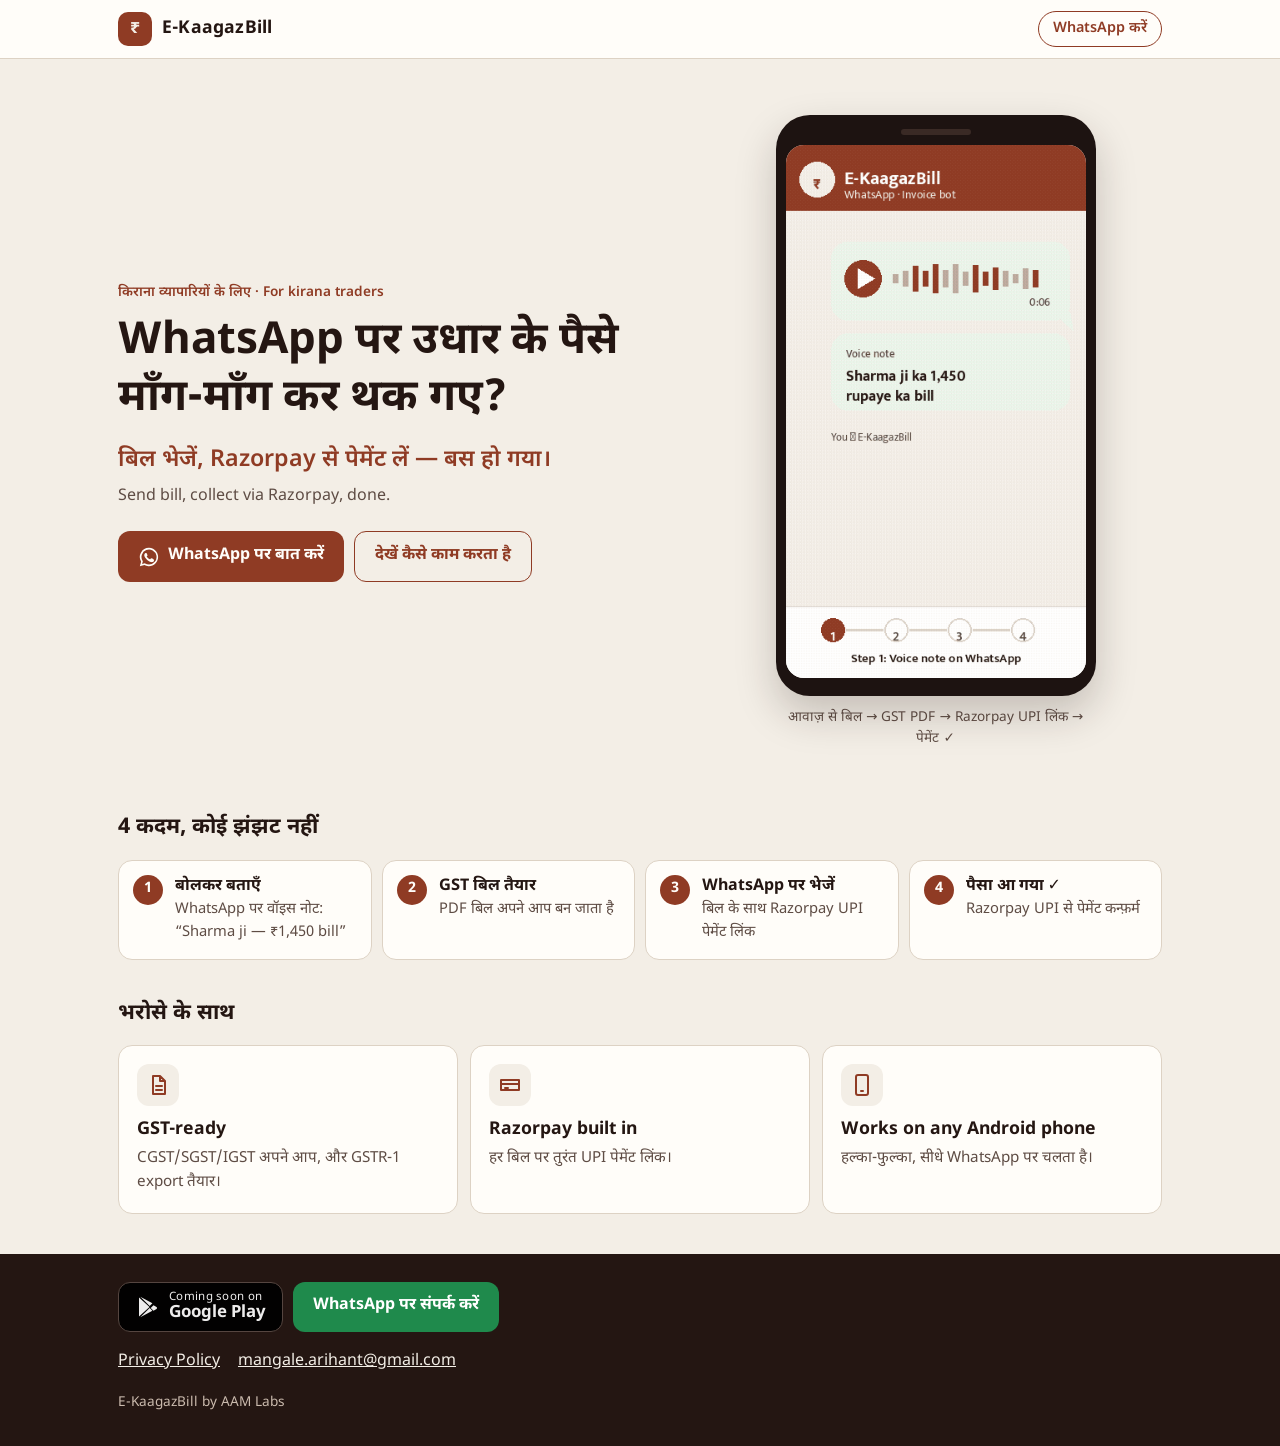
<file: index.html>
<!DOCTYPE html>
<html lang="hi">
<head>
  <meta charset="utf-8">
  <meta name="viewport" content="width=device-width, initial-scale=1">
  <title>E-KaagazBill — WhatsApp पर बिल भेजें, Razorpay से पेमेंट लें</title>
  <meta name="description" content="किराना व्यापारियों के लिए WhatsApp पर GST बिल और Razorpay UPI पेमेंट लिंक। Send bill, collect via Razorpay, done.">
  <meta name="theme-color" content="#8F3B24">
  <link rel="canonical" href="https://e-kaagazbill.in/">
  <meta property="og:title" content="E-KaagazBill — बिल भेजें, Razorpay से पेमेंट लें">
  <meta property="og:description" content="Send bill, collect via Razorpay, done. GST-ready bills over WhatsApp for kirana traders.">
  <meta property="og:url" content="https://e-kaagazbill.in/">
  <meta property="og:type" content="website">
  <link rel="preconnect" href="https://fonts.googleapis.com">
  <link rel="preconnect" href="https://fonts.gstatic.com" crossorigin>
  <link rel="stylesheet" href="https://fonts.googleapis.com/css2?family=Noto+Sans+Devanagari:wght@400;600;700&display=swap">
  <link rel="stylesheet" href="./styles.css">
</head>
<body>
  <header class="topbar">
    <div class="wrap topbar__inner">
      <a class="brand" href="./index.html" aria-label="E-KaagazBill home">
        <span class="brand__mark" aria-hidden="true">₹</span>
        <span class="brand__name">E-KaagazBill</span>
      </a>
      <a class="topbar__cta" href="https://wa.me/?text=Hi%20E-KaagazBill%2C%20I%20want%20to%20know%20more" target="_blank" rel="noopener">WhatsApp करें</a>
    </div>
  </header>

  <main>
    <section class="hero">
      <div class="wrap hero__grid">
        <div class="hero__copy">
          <p class="eyebrow">किराना व्यापारियों के लिए · For kirana traders</p>
          <h1 class="hero__title">WhatsApp पर उधार के पैसे माँग-माँग कर थक गए?</h1>
          <p class="hero__fix">बिल भेजें, Razorpay से पेमेंट लें — बस हो गया।</p>
          <p class="hero__en">Send bill, collect via Razorpay, done.</p>
          <div class="hero__actions">
            <a class="btn btn--primary" href="https://wa.me/?text=Hi%20E-KaagazBill%2C%20I%20want%20to%20know%20more" target="_blank" rel="noopener">
              <svg class="btn__icon" viewBox="0 0 24 24" aria-hidden="true"><path fill="currentColor" d="M12 2a10 10 0 0 0-8.6 15.1L2 22l5-1.3A10 10 0 1 0 12 2zm0 18.2a8.2 8.2 0 0 1-4.2-1.2l-.3-.2-3 .8.8-2.9-.2-.3A8.2 8.2 0 1 1 12 20.2zm4.5-6.1c-.2-.1-1.5-.7-1.7-.8s-.4-.1-.6.1-.6.8-.8 1-.3.2-.5.1a6.7 6.7 0 0 1-3.3-2.9c-.3-.4.3-.4.7-1.3.1-.2 0-.3 0-.4l-.8-1.8c-.2-.5-.4-.4-.6-.4h-.5a1 1 0 0 0-.7.3 3 3 0 0 0-.9 2.2 5.2 5.2 0 0 0 1.1 2.7 11.8 11.8 0 0 0 4.5 4c1.7.7 2.3.8 3.2.6.5-.1 1.5-.6 1.7-1.2s.2-1.1.2-1.2-.2-.2-.5-.3z"/></svg>
              WhatsApp पर बात करें
            </a>
            <a class="btn btn--ghost" href="#demo">देखें कैसे काम करता है</a>
          </div>
        </div>

        <figure class="phone" id="demo">
          <div class="phone__frame">
            <div class="phone__notch" aria-hidden="true"></div>
            <img class="phone__screen" src="./demo-flow.gif" width="320" height="560"
                 alt="Demo: 1) WhatsApp voice note 'Sharma ji — ₹1,450 bill', 2) GST-ready PDF bill generated, 3) sent on WhatsApp with Razorpay UPI link, 4) Paid ₹1,450 confirmed via Razorpay UPI">
          </div>
          <figcaption class="phone__caption">आवाज़ से बिल → GST PDF → Razorpay UPI लिंक → पेमेंट ✓</figcaption>
        </figure>
      </div>
    </section>

    <section class="steps" aria-labelledby="steps-title">
      <div class="wrap">
        <h2 id="steps-title" class="section-title">4 कदम, कोई झंझट नहीं</h2>
        <ol class="steps__list">
          <li><span class="steps__num">1</span><div><strong>बोलकर बताएँ</strong><span>WhatsApp पर वॉइस नोट: “Sharma ji — ₹1,450 bill”</span></div></li>
          <li><span class="steps__num">2</span><div><strong>GST बिल तैयार</strong><span>PDF बिल अपने आप बन जाता है</span></div></li>
          <li><span class="steps__num">3</span><div><strong>WhatsApp पर भेजें</strong><span>बिल के साथ Razorpay UPI पेमेंट लिंक</span></div></li>
          <li><span class="steps__num">4</span><div><strong>पैसा आ गया ✓</strong><span>Razorpay UPI से पेमेंट कन्फ़र्म</span></div></li>
        </ol>
      </div>
    </section>

    <section class="trust" aria-labelledby="trust-title">
      <div class="wrap">
        <h2 id="trust-title" class="section-title">भरोसे के साथ</h2>
        <ul class="trust__grid">
          <li class="card">
            <span class="card__icon" aria-hidden="true">
              <svg viewBox="0 0 24 24"><path fill="none" stroke="currentColor" stroke-width="2" stroke-linecap="round" stroke-linejoin="round" d="M7 3h7l5 5v13H7zM14 3v5h5M10 13h6M10 17h6"/></svg>
            </span>
            <h3>GST-ready</h3>
            <p>CGST/SGST/IGST अपने आप, और GSTR-1 export तैयार।</p>
          </li>
          <li class="card">
            <span class="card__icon" aria-hidden="true">
              <svg viewBox="0 0 24 24"><path fill="none" stroke="currentColor" stroke-width="2" stroke-linecap="round" stroke-linejoin="round" d="M3 7h18v10H3zM3 11h18M7 15h3"/></svg>
            </span>
            <h3>Razorpay built in</h3>
            <p>हर बिल पर तुरंत UPI पेमेंट लिंक।</p>
          </li>
          <li class="card">
            <span class="card__icon" aria-hidden="true">
              <svg viewBox="0 0 24 24"><path fill="none" stroke="currentColor" stroke-width="2" stroke-linecap="round" stroke-linejoin="round" d="M8 2h8a2 2 0 0 1 2 2v16a2 2 0 0 1-2 2H8a2 2 0 0 1-2-2V4a2 2 0 0 1 2-2zM11 18h2"/></svg>
            </span>
            <h3>Works on any Android phone</h3>
            <p>हल्का-फुल्का, सीधे WhatsApp पर चलता है।</p>
          </li>
        </ul>
      </div>
    </section>
  </main>

  <footer class="footer">
    <div class="wrap footer__inner">
      <div class="footer__actions">
        <span class="badge-play" role="img" aria-label="Coming soon on Google Play">
          <svg class="badge-play__icon" viewBox="0 0 24 24" aria-hidden="true"><path fill="currentColor" d="M4 2.5v19l10.5-9.5zM15.7 13.1l2.8 2.6 3-1.7c.7-.4.7-1.6 0-2l-3-1.7-2.8 2.8zM5.3 1.7l9.4 9.3 2.7-2.7zM5.3 22.3l12.1-6.6-2.7-2.7z"/></svg>
          <span><small>Coming soon on</small>Google Play</span>
        </span>
        <a class="btn btn--wa" href="https://wa.me/?text=Hi%20E-KaagazBill%2C%20I%20want%20to%20know%20more" target="_blank" rel="noopener">WhatsApp पर संपर्क करें</a>
      </div>
      <nav class="footer__links" aria-label="Footer">
        <a href="./privacy.html">Privacy Policy</a>
        <a href="mailto:mangale.arihant@gmail.com">mangale.arihant@gmail.com</a>
      </nav>
      <p class="footer__note">E-KaagazBill by AAM Labs</p>
    </div>
  </footer>
</body>
</html>
</file>
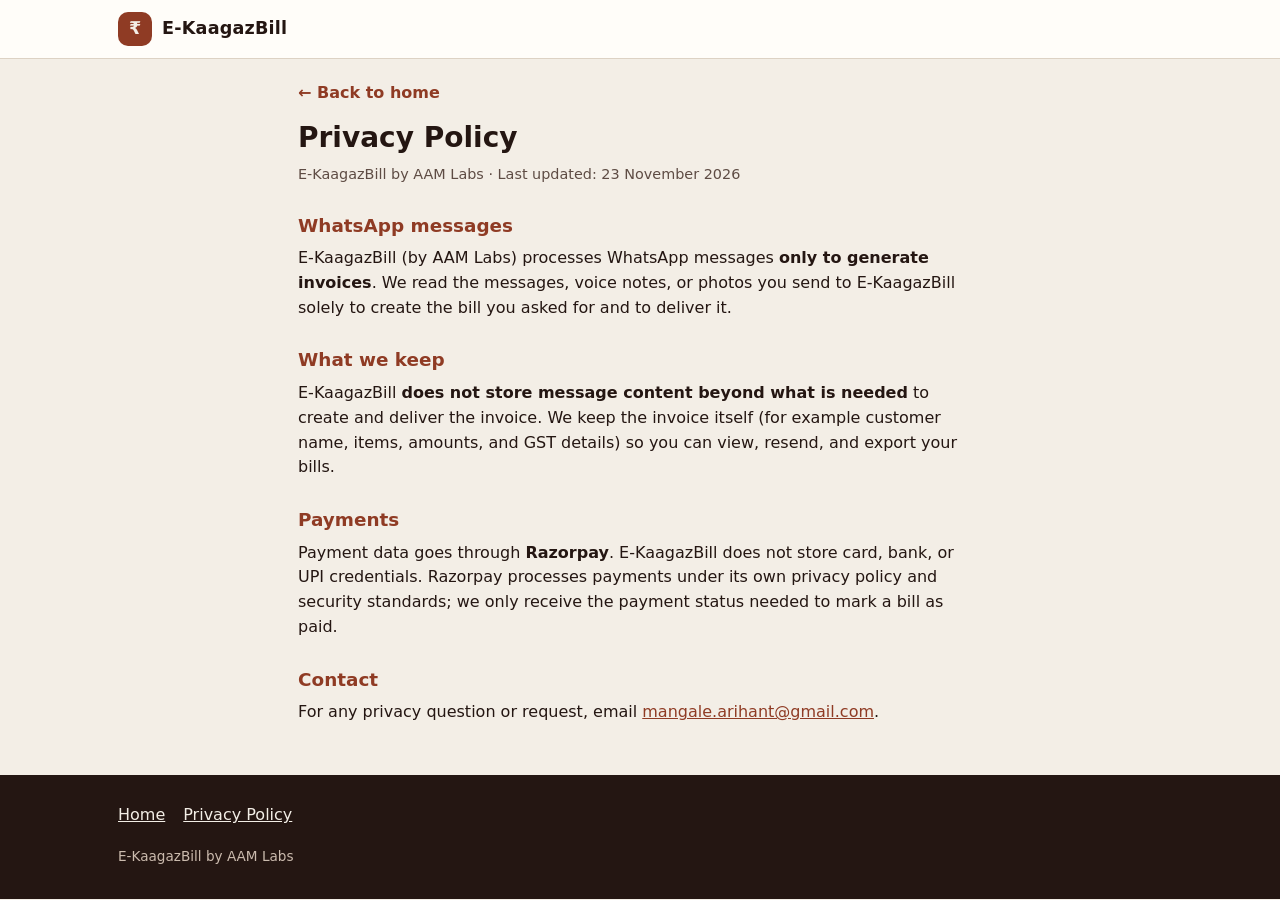
<file: privacy.html>
<!DOCTYPE html>
<html lang="en">
<head>
  <meta charset="utf-8">
  <meta name="viewport" content="width=device-width, initial-scale=1">
  <title>Privacy Policy — E-KaagazBill</title>
  <meta name="description" content="Privacy Policy for E-KaagazBill by AAM Labs.">
  <meta name="theme-color" content="#8F3B24">
  <link rel="canonical" href="https://e-kaagazbill.in/privacy.html">
  <link rel="stylesheet" href="./styles.css">
</head>
<body>
  <header class="topbar">
    <div class="wrap topbar__inner">
      <a class="brand" href="./index.html" aria-label="E-KaagazBill home">
        <span class="brand__mark" aria-hidden="true">₹</span>
        <span class="brand__name">E-KaagazBill</span>
      </a>
    </div>
  </header>

  <main class="wrap legal">
    <p><a class="back-link" href="./index.html">← Back to home</a></p>
    <h1>Privacy Policy</h1>
    <p class="legal__meta">E-KaagazBill by AAM Labs · Last updated: 23 November 2026</p>

    <h2>WhatsApp messages</h2>
    <p>E-KaagazBill (by AAM Labs) processes WhatsApp messages <strong>only to generate invoices</strong>. We read the messages, voice notes, or photos you send to E-KaagazBill solely to create the bill you asked for and to deliver it.</p>

    <h2>What we keep</h2>
    <p>E-KaagazBill <strong>does not store message content beyond what is needed</strong> to create and deliver the invoice. We keep the invoice itself (for example customer name, items, amounts, and GST details) so you can view, resend, and export your bills.</p>

    <h2>Payments</h2>
    <p>Payment data goes through <strong>Razorpay</strong>. E-KaagazBill does not store card, bank, or UPI credentials. Razorpay processes payments under its own privacy policy and security standards; we only receive the payment status needed to mark a bill as paid.</p>

    <h2>Contact</h2>
    <p>For any privacy question or request, email <a href="mailto:mangale.arihant@gmail.com">mangale.arihant@gmail.com</a>.</p>
  </main>

  <footer class="footer">
    <div class="wrap footer__inner">
      <nav class="footer__links" aria-label="Footer">
        <a href="./index.html">Home</a>
        <a href="./privacy.html">Privacy Policy</a>
      </nav>
      <p class="footer__note">E-KaagazBill by AAM Labs</p>
    </div>
  </footer>
</body>
</html>
</file>
<file: styles.css>
/* E-KaagazBill — plain CSS, mobile-first */
:root {
  --brick: #8F3B24;
  --brick-dark: #6F2C1A;
  --paper: #F3EEE6;
  --ink: #241612;
  --muted: #5E4C44;
  --border: #DDD2C4;
  --card: #FFFDF9;
  --wa: #1F8A4C;
  --radius: 14px;
  --font: "Noto Sans Devanagari", "Noto Sans", system-ui, -apple-system, "Segoe UI", Roboto, "Mangal", "Nirmala UI", sans-serif;
}

*, *::before, *::after { box-sizing: border-box; }

html { -webkit-text-size-adjust: 100%; text-size-adjust: 100%; }

body {
  margin: 0;
  font-family: var(--font);
  font-size: 1rem;
  line-height: 1.55;
  color: var(--ink);
  background: var(--paper);
  overflow-x: hidden;
  -webkit-font-smoothing: antialiased;
}

img, svg { display: block; max-width: 100%; }

a { color: var(--brick); }
a:focus-visible, .btn:focus-visible { outline: 3px solid var(--ink); outline-offset: 2px; }

.wrap { width: 100%; max-width: 1080px; margin: 0 auto; padding: 0 18px; }

/* Top bar */
.topbar { background: var(--card); border-bottom: 1px solid var(--border); position: sticky; top: 0; z-index: 10; }
.topbar__inner { display: flex; align-items: center; justify-content: space-between; gap: 12px; min-height: 58px; }
.brand { display: inline-flex; align-items: center; gap: 10px; text-decoration: none; color: var(--ink); font-weight: 700; }
.brand__mark { width: 34px; height: 34px; border-radius: 10px; background: var(--brick); color: var(--paper); display: grid; place-items: center; font-size: 1.1rem; }
.brand__name { font-size: 1.1rem; letter-spacing: .2px; }
.topbar__cta { font-size: .9rem; font-weight: 600; text-decoration: none; color: var(--brick); border: 1.5px solid var(--brick); border-radius: 999px; padding: 6px 14px; white-space: nowrap; }

/* Hero */
.hero { padding: 28px 0 36px; }
.hero__grid { display: grid; gap: 28px; }
.eyebrow { margin: 0 0 10px; font-size: .85rem; font-weight: 600; color: var(--brick); }
.hero__title { margin: 0 0 14px; font-size: clamp(1.75rem, 7.4vw, 2.75rem); line-height: 1.3; font-weight: 700; color: var(--ink); overflow-wrap: anywhere; }
.hero__fix { margin: 0 0 6px; font-size: clamp(1.15rem, 4.8vw, 1.45rem); font-weight: 600; color: var(--brick); }
.hero__en { margin: 0 0 22px; font-size: 1rem; color: var(--muted); }
.hero__actions { display: flex; flex-direction: column; gap: 10px; }

/* Buttons */
.btn { display: inline-flex; align-items: center; justify-content: center; gap: 8px; min-height: 50px; padding: 12px 20px; border-radius: 12px; font: inherit; font-weight: 700; font-size: 1rem; text-decoration: none; text-align: center; }
.btn__icon { width: 22px; height: 22px; flex: none; }
.btn--primary { background: var(--brick); color: var(--card); }
.btn--primary:hover { background: var(--brick-dark); }
.btn--ghost { background: transparent; color: var(--brick); border: 1.5px solid var(--brick); }
.btn--wa { background: var(--wa); color: #fff; }

/* Phone mockup */
.phone { margin: 0 auto; width: 100%; max-width: 300px; }
.phone__frame { position: relative; background: #1d1311; border-radius: 34px; padding: 14px 10px 18px; box-shadow: 0 18px 40px rgba(36, 22, 18, .22); }
.phone__notch { width: 70px; height: 6px; border-radius: 6px; background: #3a2a25; margin: 0 auto 10px; }
.phone__screen { width: 100%; height: auto; border-radius: 18px; background: var(--paper); }
.phone__caption { margin-top: 12px; text-align: center; font-size: .85rem; color: var(--muted); }

/* Sections */
.section-title { margin: 0 0 16px; font-size: 1.35rem; line-height: 1.35; }
.steps { padding: 8px 0 32px; }
.steps__list { list-style: none; margin: 0; padding: 0; display: grid; gap: 10px; }
.steps__list li { display: flex; gap: 12px; align-items: flex-start; background: var(--card); border: 1px solid var(--border); border-radius: var(--radius); padding: 14px; }
.steps__list strong { display: block; font-size: 1rem; }
.steps__list span:not(.steps__num) { display: block; font-size: .92rem; color: var(--muted); }
.steps__num { flex: none; width: 30px; height: 30px; border-radius: 50%; background: var(--brick); color: var(--card); display: grid; place-items: center; font-weight: 700; font-size: .9rem; }

.trust { padding: 8px 0 40px; }
.trust__grid { list-style: none; margin: 0; padding: 0; display: grid; gap: 12px; }
.card { background: var(--card); border: 1px solid var(--border); border-radius: var(--radius); padding: 18px; }
.card h3 { margin: 10px 0 4px; font-size: 1.1rem; }
.card p { margin: 0; color: var(--muted); font-size: .95rem; }
.card__icon { width: 42px; height: 42px; border-radius: 12px; background: var(--paper); color: var(--brick); display: grid; place-items: center; }
.card__icon svg { width: 24px; height: 24px; }

/* Footer */
.footer { background: var(--ink); color: var(--paper); padding: 28px 0 32px; }
.footer__inner { display: grid; gap: 18px; }
.footer__actions { display: flex; flex-direction: column; gap: 10px; }
.badge-play { display: inline-flex; align-items: center; gap: 10px; min-height: 50px; padding: 8px 16px; border-radius: 12px; background: #000; color: #fff; border: 1px solid #5a4a44; opacity: .92; cursor: default; }
.badge-play__icon { width: 24px; height: 24px; flex: none; }
.badge-play span { display: flex; flex-direction: column; line-height: 1.15; font-weight: 700; font-size: 1.05rem; }
.badge-play small { font-weight: 400; font-size: .72rem; letter-spacing: .3px; }
.footer__links { display: flex; flex-wrap: wrap; gap: 8px 18px; }
.footer__links a { color: var(--paper); overflow-wrap: anywhere; }
.footer__note { margin: 0; font-size: .85rem; color: #CBBBAE; }

/* Legal page */
.legal { padding-top: 22px; padding-bottom: 40px; max-width: 720px; }
.legal h1 { margin: 6px 0 4px; font-size: 1.75rem; }
.legal h2 { margin: 26px 0 6px; font-size: 1.15rem; color: var(--brick); }
.legal p { margin: 0 0 10px; }
.legal__meta { color: var(--muted); font-size: .9rem; }
.back-link { font-weight: 600; text-decoration: none; }

/* Larger screens */
@media (min-width: 560px) {
  .hero__actions, .footer__actions { flex-direction: row; flex-wrap: wrap; }
  .trust__grid { grid-template-columns: repeat(3, 1fr); }
  .steps__list { grid-template-columns: repeat(2, 1fr); }
}
@media (min-width: 900px) {
  .hero { padding: 56px 0 56px; }
  .hero__grid { grid-template-columns: 1.2fr 1fr; align-items: center; gap: 48px; }
  .steps__list { grid-template-columns: repeat(4, 1fr); }
  .phone { max-width: 320px; }
}
@media (prefers-reduced-motion: reduce) { html { scroll-behavior: auto; } }
</file>
